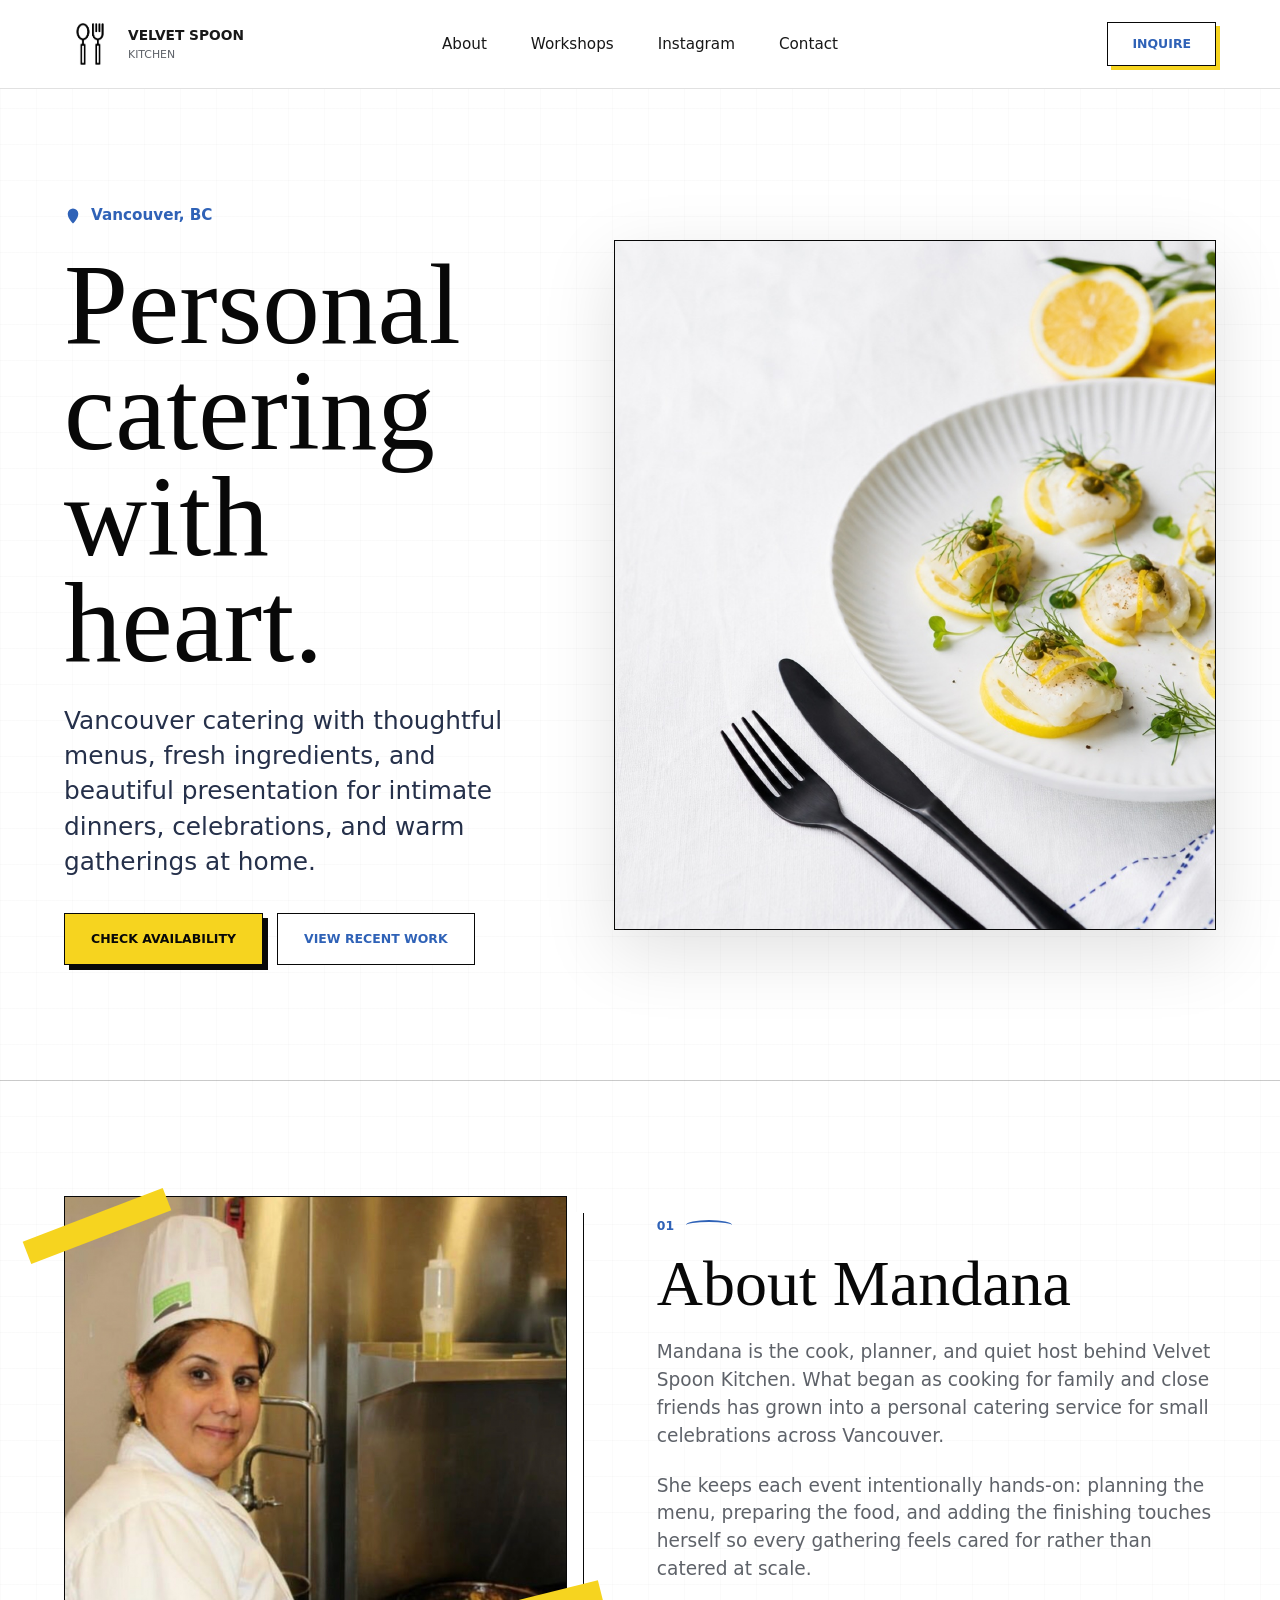
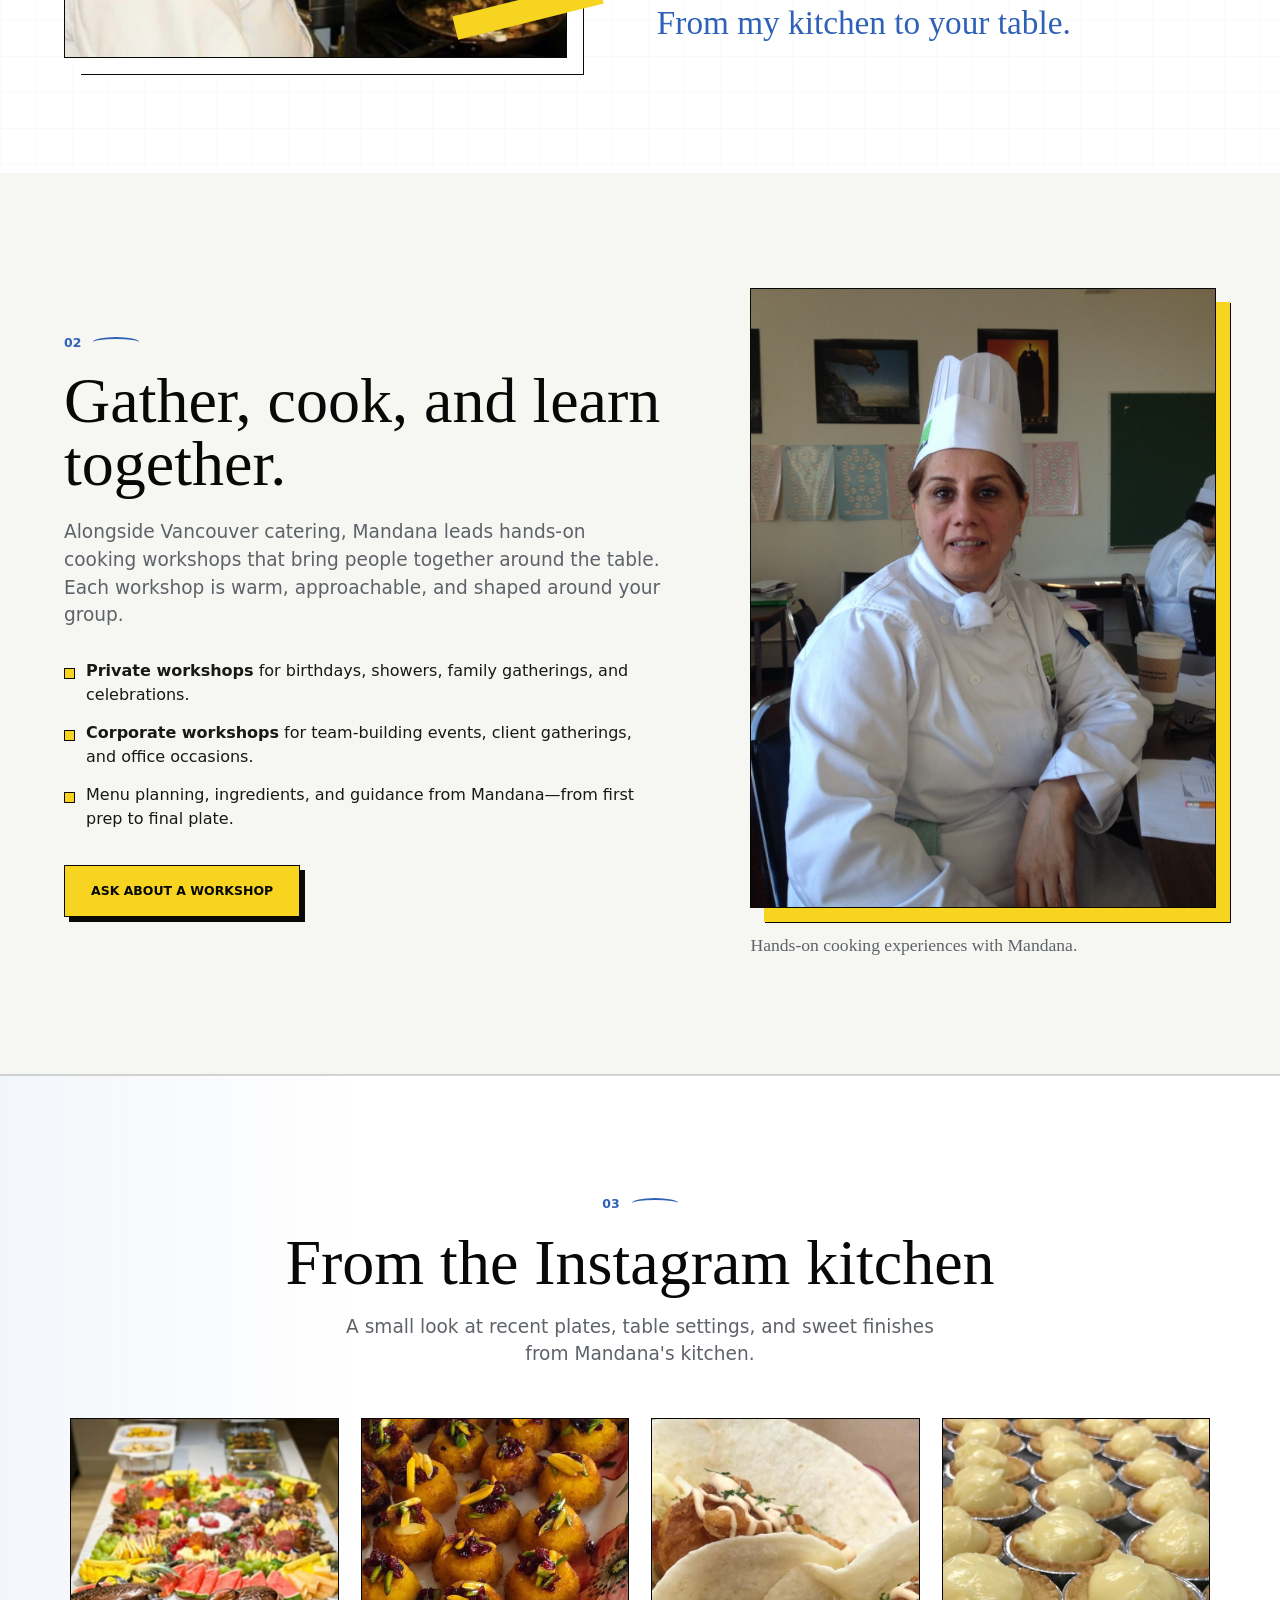
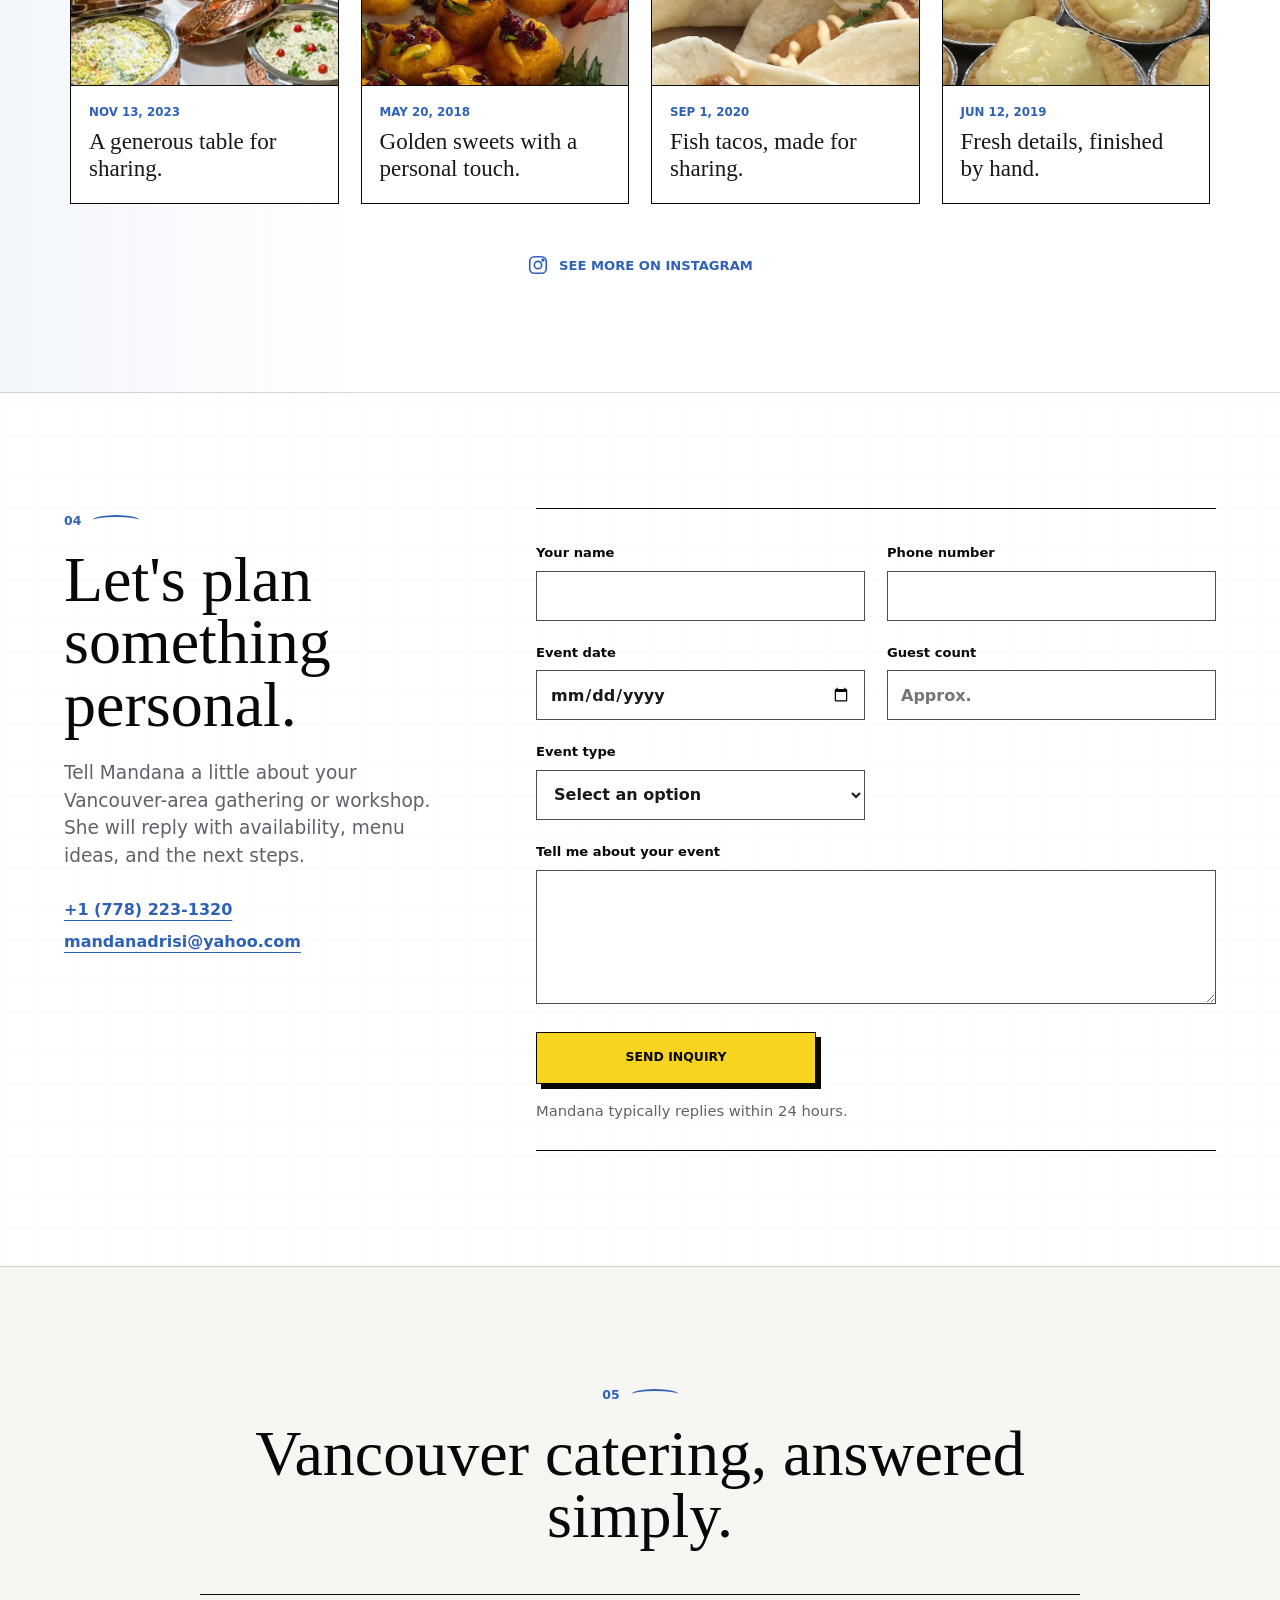
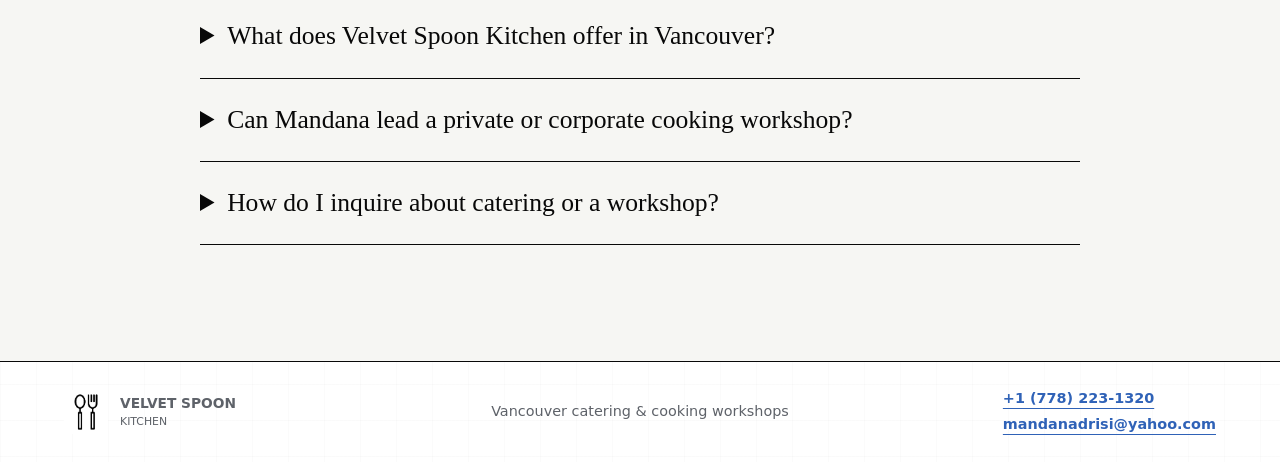
<file: index.html>
<!doctype html>
<html lang="en">
  <head>
    <meta charset="utf-8" />
    <meta name="viewport" content="width=device-width, initial-scale=1" />
    <meta
      name="description"
      content="Velvet Spoon Kitchen provides personal catering, private cooking workshops, and corporate event workshops in Vancouver, BC. Thoughtful menus for intimate dinners, celebrations, and gatherings."
    />
    <meta name="robots" content="index, follow" />
    <meta name="geo.region" content="CA-BC" />
    <meta name="geo.placename" content="Vancouver" />
    <meta property="og:type" content="website" />
    <meta property="og:title" content="Velvet Spoon Kitchen | Vancouver Catering & Workshops" />
    <meta
      property="og:description"
      content="Personal catering and hands-on cooking workshops for private and corporate events in Vancouver, BC."
    />
    <meta property="og:image" content="assets/hero-catering.jpg" />
    <meta name="twitter:card" content="summary_large_image" />
    <meta name="twitter:title" content="Velvet Spoon Kitchen | Vancouver Catering & Workshops" />
    <meta
      name="twitter:description"
      content="Personal catering and hands-on cooking workshops for private and corporate events in Vancouver, BC."
    />
    <meta name="theme-color" content="#ffffff" />
    <title>Vancouver Catering & Cooking Workshops | Velvet Spoon Kitchen</title>
    <link rel="icon" type="image/png" href="assets/logo.png" />
    <link rel="preload" as="image" href="assets/hero-catering.jpg" fetchpriority="high" />
    <link rel="stylesheet" href="styles.css" />
  </head>
  <body>
    <header class="site-header" aria-label="Primary navigation">
      <a class="brand" href="#top" aria-label="Velvet Spoon Kitchen home">
        <img src="assets/logo.png" width="52" height="52" alt="" />
        <span>
          <strong>Velvet Spoon</strong>
          <small>Kitchen</small>
        </span>
      </a>

      <nav class="nav-links" aria-label="Main menu">
        <a href="#about">About</a>
        <a href="#workshops">Workshops</a>
        <a href="#gallery">Instagram</a>
        <a href="#contact">Contact</a>
      </nav>

      <a class="header-cta" href="#contact">Inquire</a>
    </header>

    <main id="top">
      <section class="hero section-pad" aria-labelledby="hero-title">
        <div class="hero-copy">
          <p class="location">
            <svg aria-hidden="true" viewBox="0 0 24 24">
              <path d="M12 22s7-6.1 7-13A7 7 0 1 0 5 9c0 6.9 7 13 7 13Z" />
              <circle cx="12" cy="9" r="2.4" />
            </svg>
            Vancouver, BC
          </p>
          <h1 id="hero-title">Personal catering with heart.</h1>
          <p class="hero-lede">
            Vancouver catering with thoughtful menus, fresh ingredients, and beautiful presentation
            for intimate dinners, celebrations, and warm gatherings at home.
          </p>
          <div class="hero-actions">
            <a class="button button-primary" href="#contact">Check availability</a>
            <a class="button button-secondary" href="#gallery">View recent work</a>
          </div>
        </div>

        <div class="hero-image-wrap" aria-label="Lemon-accented catered appetizers">
          <img
            class="hero-image"
            src="assets/hero-catering.jpg"
            width="1800"
            height="1200"
            alt="A white plate of lemon-accented appetizers beside black cutlery on white linen"
          />
        </div>
      </section>

      <section class="about section-pad" id="about" aria-labelledby="about-title">
        <div class="about-image">
          <img
            src="assets/about-mandana-instagram.jpg"
            width="1732"
            height="1588"
            loading="lazy"
            alt="Mandana smiling in a chef hat in a professional kitchen"
          />
        </div>

        <div class="about-copy">
          <span class="section-number">01</span>
          <h2 id="about-title">About Mandana</h2>
          <p>
            Mandana is the cook, planner, and quiet host behind Velvet Spoon Kitchen. What began
            as cooking for family and close friends has grown into a personal catering service for
            small celebrations across Vancouver.
          </p>
          <p>
            She keeps each event intentionally hands-on: planning the menu, preparing the food, and
            adding the finishing touches herself so every gathering feels cared for rather than
            catered at scale.
          </p>
          <p class="signature">From my kitchen to your table.</p>
        </div>
      </section>

      <section class="workshops section-pad" id="workshops" aria-labelledby="workshops-title">
        <div class="workshops-copy">
          <span class="section-number">02</span>
          <h2 id="workshops-title">Gather, cook, and learn together.</h2>
          <p>
            Alongside Vancouver catering, Mandana leads hands-on cooking workshops that bring people
            together around the table. Each workshop is warm, approachable, and shaped around your
            group.
          </p>
          <ul class="workshop-list">
            <li><strong>Private workshops</strong> for birthdays, showers, family gatherings, and celebrations.</li>
            <li><strong>Corporate workshops</strong> for team-building events, client gatherings, and office occasions.</li>
            <li>Menu planning, ingredients, and guidance from Mandana—from first prep to final plate.</li>
          </ul>
          <a class="button button-primary" href="#contact">Ask about a workshop</a>
        </div>

        <figure class="workshops-image">
          <img
            src="assets/mandana-workshops.png"
            width="1200"
            height="1600"
            loading="lazy"
            alt="Mandana in chef's uniform, ready to lead a cooking workshop"
          />
          <figcaption>Hands-on cooking experiences with Mandana.</figcaption>
        </figure>
      </section>

      <section class="gallery section-pad" id="gallery" aria-labelledby="gallery-title">
        <div class="section-heading">
          <span class="section-number">03</span>
          <h2 id="gallery-title">From the Instagram kitchen</h2>
          <p>
            A small look at recent plates, table settings, and sweet finishes from Mandana's
            kitchen.
          </p>
        </div>

        <div class="carousel-shell">
          <div class="gallery-track" tabindex="0" aria-label="Instagram post carousel">
            <a
              class="post-card"
              href="https://www.instagram.com/p/CzmXqHkyhcc/?img_index=1"
              target="_blank"
              rel="noopener"
            >
              <img
                src="assets/instagram-nov-2023.jpg"
                width="640"
                height="640"
                alt="A catered grazing table from Velvet Spoon Kitchen's November 2023 Instagram post"
              />
              <span class="post-meta">Nov 13, 2023</span>
              <strong>A generous table for sharing.</strong>
            </a>

            <a
              class="post-card"
              href="https://www.instagram.com/p/BjBc4EMHoYa/"
              target="_blank"
              rel="noopener"
            >
              <img
                src="assets/instagram-may-2018-post.jpg"
                width="640"
                height="640"
                alt="Golden bite-sized sweets from Velvet Spoon Kitchen's May 2018 Instagram post"
              />
              <span class="post-meta">May 20, 2018</span>
              <strong>Golden sweets with a personal touch.</strong>
            </a>

            <a
              class="post-card"
              href="https://www.instagram.com/velvetspoonkitchen/p/CEnlqLXpXKj/"
              target="_blank"
              rel="noopener"
            >
              <img
                src="assets/instagram-fish-taco-2020.jpg"
                width="640"
                height="639"
                alt="Fish tacos from Velvet Spoon Kitchen's September 2020 Instagram post"
              />
              <span class="post-meta">Sep 1, 2020</span>
              <strong>Fish tacos, made for sharing.</strong>
            </a>

            <a
              class="post-card"
              href="https://www.instagram.com/velvetspoonkitchen/p/ByoSnWWHzO6/"
              target="_blank"
              rel="noopener"
            >
              <img
                src="assets/instagram-june-2019.jpg"
                width="640"
                height="640"
                alt="Freshly filled tartlets from Velvet Spoon Kitchen's June 2019 Instagram post"
              />
              <span class="post-meta">Jun 12, 2019</span>
              <strong>Fresh details, finished by hand.</strong>
            </a>
          </div>
        </div>

        <a class="instagram-link" href="https://www.instagram.com/velvetspoonkitchen/" target="_blank" rel="noopener">
          <svg aria-hidden="true" viewBox="0 0 24 24">
            <rect x="3" y="3" width="18" height="18" rx="5" />
            <circle cx="12" cy="12" r="4" />
            <circle cx="17.4" cy="6.6" r="1" />
          </svg>
          See more on Instagram
        </a>
      </section>

      <section class="contact section-pad" id="contact" aria-labelledby="contact-title">
        <div class="contact-intro">
          <span class="section-number">04</span>
          <h2 id="contact-title">Let's plan something personal.</h2>
          <p>
            Tell Mandana a little about your Vancouver-area gathering or workshop. She will reply
            with availability, menu ideas, and the next steps.
          </p>
          <div class="contact-details" aria-label="Contact Mandana directly">
            <a href="tel:+17782231320">+1 (778) 223-1320</a>
            <a href="mailto:mandanadrisi@yahoo.com">mandanadrisi@yahoo.com</a>
          </div>
        </div>

        <form
          class="contact-form"
          name="inquiry"
          method="POST"
          action="/thank-you"
          data-netlify="true"
          netlify-honeypot="bot-field"
        >
          <input type="hidden" name="form-name" value="inquiry" />
          <p class="hidden-field">
            <label>Do not fill this out if you are human <input name="bot-field" /></label>
          </p>

          <div class="form-grid">
            <label>
              Your name
              <input type="text" name="name" autocomplete="name" required />
            </label>

            <label>
              Phone number
              <input type="tel" name="phone" autocomplete="tel" inputmode="tel" required />
            </label>

            <label>
              Event date
              <input type="date" name="event-date" />
            </label>

            <label>
              Guest count
              <input type="number" name="guest-count" inputmode="numeric" min="1" placeholder="Approx." />
            </label>

            <label>
              Event type
              <select name="event-type">
                <option value="">Select an option</option>
                <option>Private dinner</option>
                <option>Birthday</option>
                <option>Shower</option>
                <option>Office lunch</option>
                <option>Private cooking workshop</option>
                <option>Corporate cooking workshop</option>
                <option>Other gathering</option>
              </select>
            </label>

            <label class="message-field">
              Tell me about your event
              <textarea name="message" rows="5" required></textarea>
            </label>
          </div>

          <button class="button button-primary form-submit" type="submit">Send inquiry</button>
          <p class="form-note">Mandana typically replies within 24 hours.</p>
        </form>
      </section>

      <section class="faq section-pad" aria-labelledby="faq-title">
        <div class="section-heading">
          <span class="section-number">05</span>
          <h2 id="faq-title">Vancouver catering, answered simply.</h2>
        </div>
        <div class="faq-list">
          <details>
            <summary>What does Velvet Spoon Kitchen offer in Vancouver?</summary>
            <p>Velvet Spoon Kitchen offers personal catering for intimate gatherings and hands-on cooking workshops for private and corporate events in the Vancouver area.</p>
          </details>
          <details>
            <summary>Can Mandana lead a private or corporate cooking workshop?</summary>
            <p>Yes. Mandana creates welcoming, hands-on workshops for celebrations, team-building, client events, and other group occasions.</p>
          </details>
          <details>
            <summary>How do I inquire about catering or a workshop?</summary>
            <p>Call <a href="tel:+17782231320">+1 (778) 223-1320</a>, email <a href="mailto:mandanadrisi@yahoo.com">mandanadrisi@yahoo.com</a>, or send the inquiry form above with your date, group size, and event details.</p>
          </details>
        </div>
      </section>
    </main>

    <footer class="site-footer">
      <a class="brand footer-brand" href="#top">
        <img src="assets/logo.png" width="44" height="44" alt="" />
        <span>
          <strong>Velvet Spoon</strong>
          <small>Kitchen</small>
        </span>
      </a>
      <p>Vancouver catering &amp; cooking workshops</p>
      <span class="footer-contact">
        <a href="tel:+17782231320">+1 (778) 223-1320</a>
        <a href="mailto:mandanadrisi@yahoo.com">mandanadrisi@yahoo.com</a>
      </span>
    </footer>

    <script type="application/ld+json">
      {
        "@context": "https://schema.org",
        "@graph": [
          {
            "@type": "Caterer",
            "name": "Velvet Spoon Kitchen",
            "description": "Personal catering and hands-on cooking workshops for private and corporate events in Vancouver, British Columbia.",
            "image": "assets/hero-catering.jpg",
            "telephone": "+1-778-223-1320",
            "email": "mandanadrisi@yahoo.com",
            "address": {
              "@type": "PostalAddress",
              "addressLocality": "Vancouver",
              "addressRegion": "BC",
              "addressCountry": "CA"
            },
            "areaServed": {
              "@type": "City",
              "name": "Vancouver"
            },
            "sameAs": ["https://www.instagram.com/velvetspoonkitchen/"],
            "makesOffer": [
              { "@type": "Offer", "name": "Personal catering in Vancouver" },
              { "@type": "Offer", "name": "Private cooking workshops" },
              { "@type": "Offer", "name": "Corporate cooking workshops" }
            ]
          },
          {
            "@type": "FAQPage",
            "mainEntity": [
              {
                "@type": "Question",
                "name": "What does Velvet Spoon Kitchen offer in Vancouver?",
                "acceptedAnswer": {
                  "@type": "Answer",
                  "text": "Velvet Spoon Kitchen offers personal catering for intimate gatherings and hands-on cooking workshops for private and corporate events in the Vancouver area."
                }
              },
              {
                "@type": "Question",
                "name": "Can Mandana lead a private or corporate cooking workshop?",
                "acceptedAnswer": {
                  "@type": "Answer",
                  "text": "Yes. Mandana creates welcoming, hands-on workshops for celebrations, team-building, client events, and other group occasions."
                }
              },
              {
                "@type": "Question",
                "name": "How do I inquire about catering or a workshop?",
                "acceptedAnswer": {
                  "@type": "Answer",
                  "text": "Call +1 (778) 223-1320, email mandanadrisi@yahoo.com, or use the inquiry form with your date, group size, and event details."
                }
              }
            ]
          }
        ]
      }
    </script>
  </body>
</html>
</file>
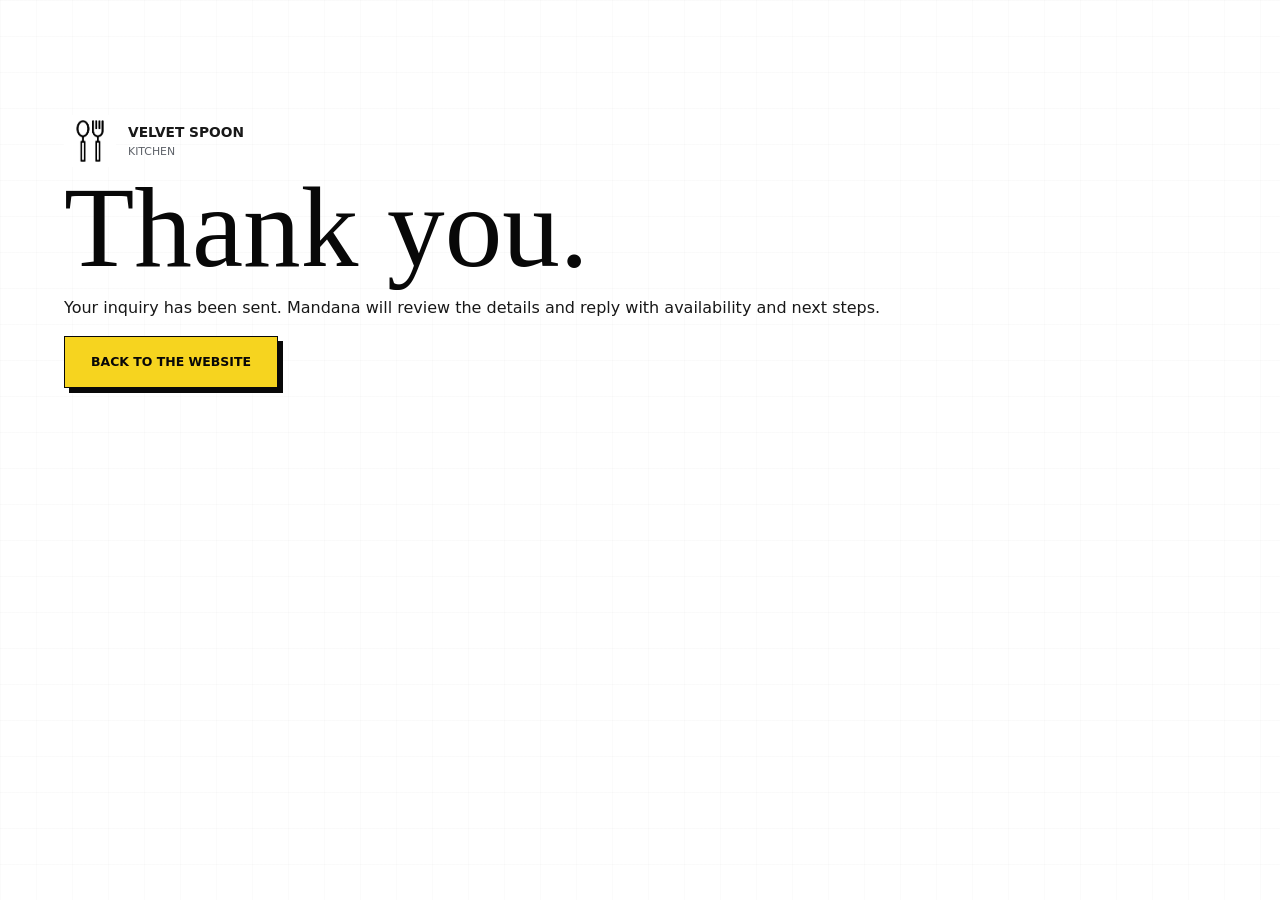
<file: thank-you.html>
<!doctype html>
<html lang="en">
  <head>
    <meta charset="utf-8" />
    <meta name="viewport" content="width=device-width, initial-scale=1" />
    <meta name="theme-color" content="#ffffff" />
    <title>Thank You | Velvet Spoon Kitchen</title>
    <link rel="icon" type="image/png" href="assets/logo.png" />
    <link rel="stylesheet" href="styles.css" />
  </head>
  <body class="thank-you-page">
    <main class="thank-you section-pad">
      <a class="brand" href="/">
        <img src="assets/logo.png" width="52" height="52" alt="" />
        <span>
          <strong>Velvet Spoon</strong>
          <small>Kitchen</small>
        </span>
      </a>
      <h1>Thank you.</h1>
      <p>
        Your inquiry has been sent. Mandana will review the details and reply with availability
        and next steps.
      </p>
      <a class="button button-primary" href="/">Back to the website</a>
    </main>
  </body>
</html>
</file>
<file: styles.css>
:root {
  --black: #080808;
  --ink: #181818;
  --muted: #5e6269;
  --line: #1d1d1d;
  --white: #ffffff;
  --soft: #f6f6f3;
  --lemon: #f6d41f;
  --lemon-dark: #c8a500;
  --blue: #2f62b7;
  --blue-soft: #e8effc;
  --shadow: 0 22px 70px rgba(0, 0, 0, 0.12);
  --serif: Georgia, "Times New Roman", serif;
  --sans: Inter, ui-sans-serif, system-ui, -apple-system, BlinkMacSystemFont, "Segoe UI", sans-serif;
  --about-image-ratio: auto;
  --about-image-position: left bottom;
}

* {
  box-sizing: border-box;
}

html {
  scroll-behavior: smooth;
}

body {
  margin: 0;
  color: var(--ink);
  background:
    linear-gradient(rgba(8, 8, 8, 0.018) 1px, transparent 1px),
    linear-gradient(90deg, rgba(8, 8, 8, 0.014) 1px, transparent 1px),
    var(--white);
  background-size: 36px 36px;
  font-family: var(--sans);
  line-height: 1.5;
}

img,
svg {
  display: block;
}

a {
  color: inherit;
  text-decoration: none;
}

button,
input,
select,
textarea {
  font: inherit;
}

button {
  cursor: pointer;
}

.site-header {
  position: sticky;
  top: 0;
  z-index: 10;
  display: grid;
  grid-template-columns: 1fr auto 1fr;
  align-items: center;
  gap: 24px;
  padding: 18px clamp(18px, 5vw, 64px);
  border-bottom: 1px solid rgba(8, 8, 8, 0.12);
  background: rgba(255, 255, 255, 0.9);
  backdrop-filter: blur(18px);
}

.brand {
  display: inline-flex;
  align-items: center;
  gap: 12px;
  width: fit-content;
}

.brand img {
  width: 52px;
  height: 52px;
  object-fit: contain;
}

.brand span {
  display: grid;
  gap: 1px;
  text-transform: uppercase;
  letter-spacing: 0;
}

.brand strong {
  font-size: 0.86rem;
  font-weight: 700;
}

.brand small {
  font-size: 0.68rem;
  color: var(--muted);
}

.nav-links {
  display: flex;
  align-items: center;
  gap: clamp(18px, 4vw, 44px);
  font-size: 0.95rem;
}

.nav-links a,
.header-cta,
.instagram-link {
  text-underline-offset: 6px;
}

.nav-links a:hover,
.nav-links a:focus-visible,
.instagram-link:hover,
.instagram-link:focus-visible {
  color: var(--blue);
  text-decoration: underline;
}

.header-cta {
  justify-self: end;
  padding: 12px 24px;
  border: 1px solid var(--black);
  box-shadow: 4px 4px 0 var(--lemon);
  color: var(--blue);
  font-size: 0.78rem;
  font-weight: 800;
  text-transform: uppercase;
  letter-spacing: 0;
}

.header-cta:hover,
.header-cta:focus-visible {
  transform: translate(-1px, -1px);
  box-shadow: 6px 6px 0 var(--lemon);
}

.section-pad {
  padding: clamp(64px, 9vw, 126px) clamp(18px, 5vw, 72px);
}

.hero {
  display: grid;
  grid-template-columns: minmax(0, 0.88fr) minmax(360px, 1.12fr);
  min-height: calc(100svh - 90px);
  align-items: center;
  gap: clamp(32px, 6vw, 90px);
  overflow: hidden;
  border-bottom: 1px solid rgba(8, 8, 8, 0.2);
}

.hero-copy {
  max-width: 620px;
}

.location {
  display: inline-flex;
  align-items: center;
  gap: 9px;
  margin: 0 0 24px;
  color: var(--blue);
  font-size: 0.95rem;
  font-weight: 700;
}

.location svg {
  width: 18px;
  height: 18px;
  fill: currentColor;
}

h1,
h2 {
  margin: 0;
  color: var(--black);
  font-family: var(--serif);
  font-weight: 400;
  letter-spacing: 0;
}

h1 {
  max-width: 700px;
  font-size: clamp(4rem, 9vw, 8.3rem);
  line-height: 0.92;
}

h2 {
  font-size: clamp(2.55rem, 5vw, 5.1rem);
  line-height: 0.98;
}

.hero-lede {
  max-width: 540px;
  margin: 28px 0 0;
  color: #25304a;
  font-size: clamp(1.12rem, 2vw, 1.55rem);
  line-height: 1.42;
}

.hero-actions {
  display: flex;
  flex-wrap: wrap;
  gap: 14px;
  margin-top: 34px;
}

.button {
  display: inline-flex;
  min-height: 52px;
  align-items: center;
  justify-content: center;
  border: 1px solid var(--black);
  padding: 15px 26px;
  font-size: 0.78rem;
  font-weight: 850;
  text-transform: uppercase;
  letter-spacing: 0;
  transition:
    transform 160ms ease,
    box-shadow 160ms ease,
    background 160ms ease;
}

.button-primary {
  background: var(--lemon);
  box-shadow: 5px 5px 0 var(--black);
  color: var(--black);
}

.button-secondary {
  background: var(--white);
  color: var(--blue);
}

.button:hover,
.button:focus-visible {
  transform: translate(-2px, -2px);
  box-shadow: 7px 7px 0 var(--black);
}

.hero-image-wrap {
  position: relative;
  min-height: min(62vw, 640px);
}

.hero-image-wrap::before {
  position: absolute;
  top: 8%;
  right: 3%;
  width: 42%;
  height: 22px;
  background: var(--lemon);
  content: "";
  transform: rotate(-8deg);
  z-index: 0;
}

.hero-image {
  position: relative;
  width: 100%;
  height: min(64vw, 690px);
  min-height: 440px;
  object-fit: cover;
  object-position: center;
  border: 1px solid var(--black);
  box-shadow: var(--shadow);
  z-index: 1;
}

.about {
  display: grid;
  grid-template-columns: minmax(280px, 0.9fr) minmax(0, 1fr);
  align-items: center;
  gap: clamp(36px, 7vw, 104px);
}

.about-image {
  position: relative;
  max-width: 560px;
}

.about-image::before,
.about-image::after {
  position: absolute;
  width: 150px;
  height: 24px;
  background: var(--lemon);
  content: "";
  z-index: 2;
}

.about-image::before {
  top: 18px;
  left: -42px;
  transform: rotate(-21deg);
}

.about-image::after {
  right: -36px;
  bottom: 36px;
  transform: rotate(-14deg);
}

.about-image img {
  position: relative;
  width: 100%;
  aspect-ratio: var(--about-image-ratio);
  height: auto;
  object-fit: contain;
  object-position: var(--about-image-position);
  border: 1px solid var(--black);
  filter: saturate(0.9);
  box-shadow: 16px 16px 0 var(--white), 17px 17px 0 var(--black);
}

.about-copy {
  max-width: 680px;
}

.section-number {
  display: inline-block;
  margin-bottom: 18px;
  color: var(--blue);
  font-size: 0.78rem;
  font-weight: 850;
  letter-spacing: 0;
}

.section-number::after {
  display: inline-block;
  width: 46px;
  height: 8px;
  margin-left: 12px;
  border-top: 2px solid currentColor;
  border-radius: 50%;
  content: "";
}

.about-copy p,
.workshops-copy p,
.section-heading p,
.contact-intro p {
  color: var(--muted);
  font-size: clamp(1rem, 1.55vw, 1.16rem);
}

.about-copy p {
  margin: 22px 0 0;
}

.signature {
  color: var(--blue) !important;
  font-family: var(--serif);
  font-size: clamp(1.45rem, 2.6vw, 2.3rem) !important;
  line-height: 1.1;
}

.workshops {
  display: grid;
  grid-template-columns: minmax(0, 1fr) minmax(280px, 0.78fr);
  align-items: center;
  gap: clamp(36px, 7vw, 104px);
  background: var(--soft);
  border-bottom: 1px solid rgba(8, 8, 8, 0.16);
}

.workshops-copy {
  max-width: 690px;
}

.workshops-copy p {
  margin: 22px 0 0;
  max-width: 630px;
}

.workshop-list {
  display: grid;
  gap: 14px;
  margin: 30px 0 34px;
  padding: 0;
  list-style: none;
}

.workshop-list li {
  padding-left: 22px;
  position: relative;
}

.workshop-list li::before {
  position: absolute;
  left: 0;
  top: 0.55em;
  width: 9px;
  height: 9px;
  background: var(--lemon);
  border: 1px solid var(--black);
  content: "";
}

.workshops-image {
  width: min(100%, 510px);
  justify-self: end;
  margin: 0;
}

.workshops-image img {
  width: 100%;
  height: auto;
  border: 1px solid var(--black);
  box-shadow: 14px 14px 0 var(--lemon), 15px 15px 0 var(--black);
}

.workshops-image figcaption {
  margin-top: 24px;
  color: var(--muted);
  font-family: var(--serif);
  font-size: 1.1rem;
}

.gallery {
  border-block: 1px solid rgba(8, 8, 8, 0.16);
  background:
    linear-gradient(90deg, rgba(47, 98, 183, 0.06), transparent 28%),
    var(--white);
}

.section-heading {
  max-width: 780px;
  margin: 0 auto 38px;
  text-align: center;
}

.section-heading p {
  margin: 18px auto 0;
  max-width: 620px;
}

.carousel-shell {
  display: block;
}

.gallery-track {
  display: grid;
  grid-template-columns: repeat(4, minmax(0, 1fr));
  gap: 22px;
  overflow-x: hidden;
  padding: 12px 6px 24px;
}

.post-card {
  display: grid;
  grid-template-rows: auto auto 1fr;
  min-height: 100%;
  border: 1px solid var(--black);
  background: var(--white);
  scroll-snap-align: start;
  transition:
    transform 180ms ease,
    box-shadow 180ms ease;
}

.post-card:hover,
.post-card:focus-visible {
  transform: translateY(-4px);
  box-shadow: 8px 8px 0 var(--lemon);
}

.post-card img {
  width: 100%;
  height: 100%;
  aspect-ratio: 1 / 1;
  object-fit: cover;
  background: var(--soft);
  border-bottom: 1px solid var(--black);
}

.post-meta {
  width: fit-content;
  margin: 18px 18px 7px;
  color: var(--blue);
  font-size: 0.74rem;
  font-weight: 850;
  text-transform: uppercase;
  letter-spacing: 0;
}

.post-card strong {
  padding: 0 18px 22px;
  font-family: var(--serif);
  font-size: clamp(1.12rem, 1.8vw, 1.45rem);
  font-weight: 400;
  line-height: 1.15;
}

.carousel-button {
  display: grid;
  width: 48px;
  height: 48px;
  place-items: center;
  border: 1px solid var(--black);
  background: var(--white);
  color: var(--black);
}

.carousel-button:hover,
.carousel-button:focus-visible {
  background: var(--lemon);
}

.carousel-button svg {
  width: 24px;
  height: 24px;
  fill: none;
  stroke: currentColor;
  stroke-linecap: round;
  stroke-linejoin: round;
  stroke-width: 2;
}

.instagram-link {
  display: flex;
  width: fit-content;
  align-items: center;
  gap: 10px;
  margin: 26px auto 0;
  color: var(--blue);
  font-size: 0.82rem;
  font-weight: 850;
  text-transform: uppercase;
  letter-spacing: 0;
}

.instagram-link svg {
  width: 22px;
  height: 22px;
  fill: none;
  stroke: currentColor;
  stroke-width: 1.8;
}

.contact {
  display: grid;
  grid-template-columns: minmax(0, 0.72fr) minmax(320px, 1.28fr);
  gap: clamp(34px, 7vw, 92px);
  align-items: start;
}

.contact-intro {
  position: sticky;
  top: 118px;
}

.contact-intro p {
  max-width: 470px;
  margin: 22px 0 0;
}

.contact-details {
  display: grid;
  gap: 8px;
  margin-top: 28px;
}

.contact-details a,
.footer-contact a,
.faq a {
  width: fit-content;
  color: var(--blue);
  font-weight: 750;
  text-decoration: underline;
  text-decoration-thickness: 1px;
  text-underline-offset: 5px;
}

.contact-form {
  border-top: 1px solid var(--black);
  border-bottom: 1px solid var(--black);
  padding: 34px 0 28px;
}

.hidden-field {
  display: none;
}

.form-grid {
  display: grid;
  grid-template-columns: repeat(2, minmax(0, 1fr));
  gap: 22px;
}

label {
  display: grid;
  gap: 8px;
  color: var(--black);
  font-size: 0.82rem;
  font-weight: 800;
}

input,
select,
textarea {
  width: 100%;
  border: 1px solid rgba(8, 8, 8, 0.72);
  border-radius: 0;
  background: var(--white);
  color: var(--ink);
  font-size: 1rem;
  line-height: 1.2;
}

input,
select {
  min-height: 50px;
  padding: 0 13px;
}

textarea {
  min-height: 134px;
  resize: vertical;
  padding: 13px;
}

input:focus,
select:focus,
textarea:focus {
  outline: 3px solid var(--blue-soft);
  border-color: var(--blue);
}

.message-field {
  grid-column: span 2;
}

.form-submit {
  margin-top: 28px;
  min-width: min(100%, 280px);
}

.form-note {
  margin: 16px 0 0;
  color: var(--muted);
  font-size: 0.92rem;
}

.faq {
  background: var(--soft);
  border-top: 1px solid rgba(8, 8, 8, 0.16);
}

.faq-list {
  max-width: 880px;
  margin: 46px auto 0;
  border-top: 1px solid var(--black);
}

.faq-list details {
  border-bottom: 1px solid var(--black);
  padding: 22px 0;
}

.faq-list summary {
  cursor: pointer;
  color: var(--black);
  font-family: var(--serif);
  font-size: clamp(1.25rem, 2vw, 1.65rem);
}

.faq-list p {
  max-width: 720px;
  margin: 16px 24px 0 0;
  color: var(--muted);
}

.site-footer {
  display: grid;
  grid-template-columns: 1fr auto 1fr;
  align-items: center;
  gap: 24px;
  padding: 26px clamp(18px, 5vw, 72px);
  border-top: 1px solid var(--black);
  color: var(--muted);
  font-size: 0.9rem;
}

.footer-brand img {
  width: 44px;
  height: 44px;
}

.site-footer p {
  margin: 0;
  text-align: center;
}

.site-footer > a:last-child {
  justify-self: end;
}

.footer-contact {
  display: grid;
  gap: 5px;
  justify-self: end;
}

.site-footer > a:last-child:hover,
.site-footer > a:last-child:focus-visible {
  color: var(--blue);
  text-decoration: underline;
  text-underline-offset: 5px;
}

@media (max-width: 980px) {
  .site-header {
    grid-template-columns: 1fr auto;
  }

  .nav-links {
    display: none;
  }

  .hero,
  .about,
  .workshops,
  .contact {
    grid-template-columns: 1fr;
  }

  .hero {
    min-height: auto;
  }

  .hero-copy {
    max-width: 760px;
  }

  .hero-image-wrap {
    min-height: 0;
  }

  .hero-image {
    height: auto;
    min-height: 0;
    aspect-ratio: 4 / 3;
  }

  .about-image {
    max-width: 650px;
  }

  .workshops-image {
    justify-self: start;
  }

  .contact-intro {
    position: static;
  }

  .site-footer {
    grid-template-columns: 1fr;
    justify-items: start;
  }

  .site-footer p {
    text-align: left;
  }

  .site-footer > a:last-child {
    justify-self: start;
  }

  .footer-contact {
    justify-self: start;
  }
}

@media (max-width: 720px) {
  .site-header {
    padding: 14px 16px;
  }

  .brand img {
    width: 44px;
    height: 44px;
  }

  .brand strong {
    font-size: 0.74rem;
  }

  .brand small {
    font-size: 0.62rem;
  }

  .header-cta {
    padding: 11px 16px;
  }

  .section-pad {
    padding: 58px 16px;
  }

  h1 {
    font-size: clamp(3.35rem, 18vw, 5.2rem);
  }

  h2 {
    font-size: clamp(2.35rem, 11vw, 3.5rem);
  }

  .hero-lede {
    font-size: 1.08rem;
  }

  .hero-actions {
    display: grid;
  }

  .hero-image-wrap {
    display: none;
  }

  .about-image::before {
    left: -8px;
  }

  .about-image::after {
    right: -8px;
  }

  .button {
    width: 100%;
  }

  .carousel-shell {
    display: block;
  }

  .carousel-button {
    display: none;
  }

  .gallery-track {
    grid-auto-columns: 100%;
    grid-auto-flow: column;
    grid-template-columns: none;
    gap: 16px;
    padding-inline: 0;
    overflow-x: auto;
    scroll-behavior: smooth;
    scroll-snap-type: x mandatory;
    scrollbar-width: thin;
  }

  .form-grid {
    grid-template-columns: 1fr;
  }

  .message-field {
    grid-column: auto;
  }
}

@media (prefers-reduced-motion: reduce) {
  *,
  *::before,
  *::after {
    scroll-behavior: auto !important;
    transition-duration: 0.01ms !important;
    animation-duration: 0.01ms !important;
    animation-iteration-count: 1 !important;
  }
}
</file>
